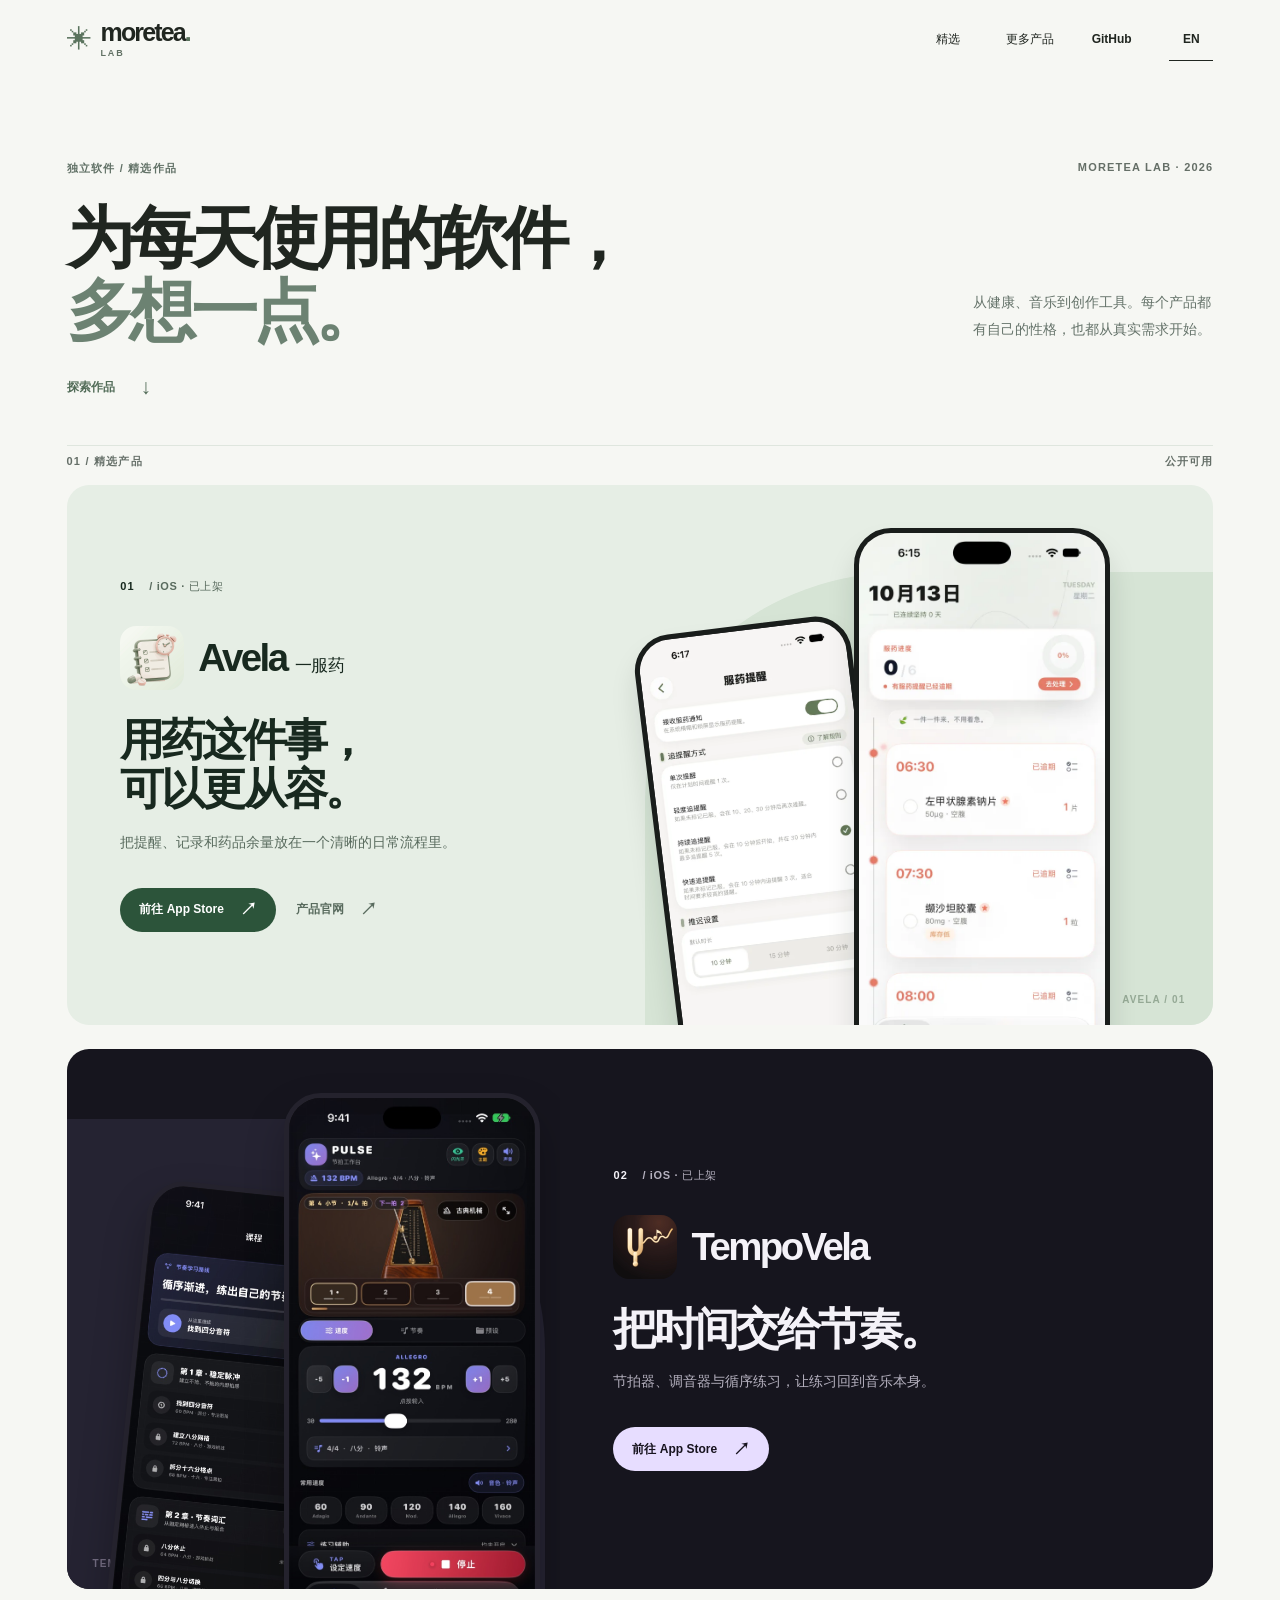
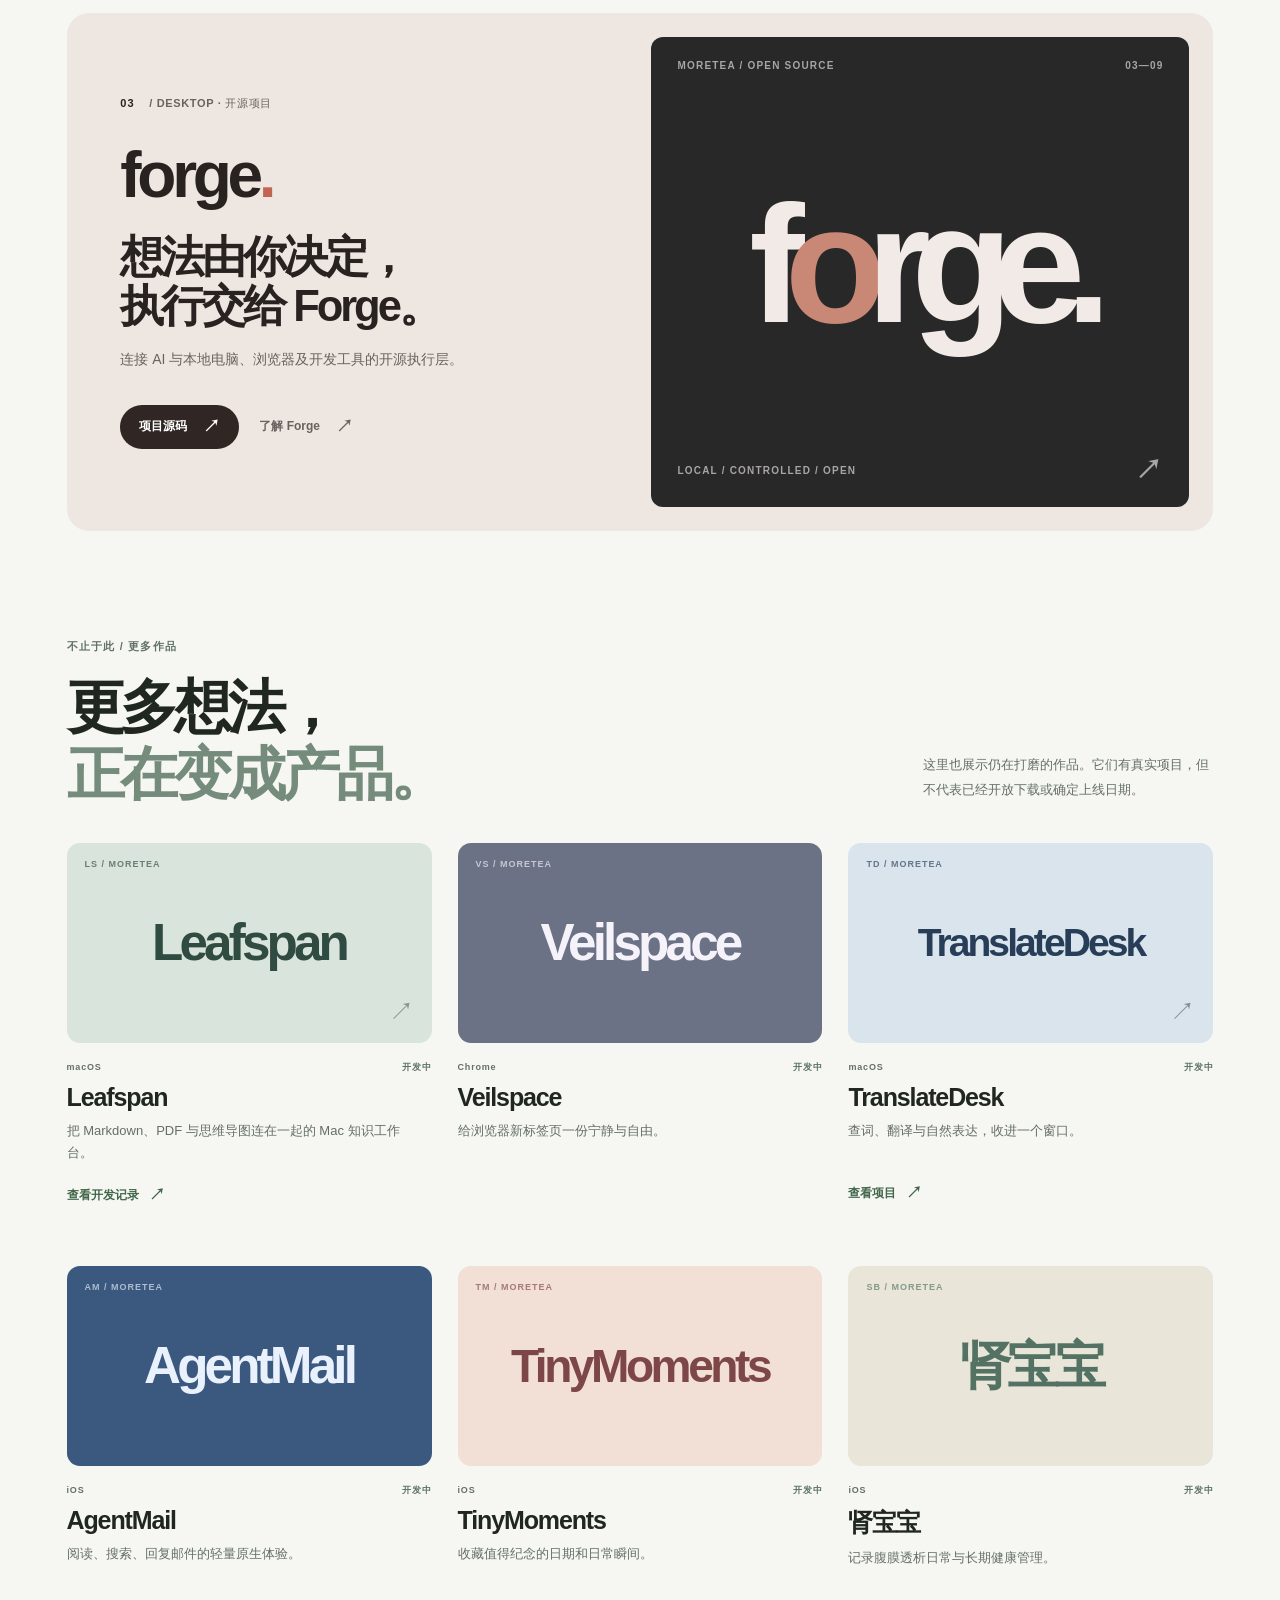
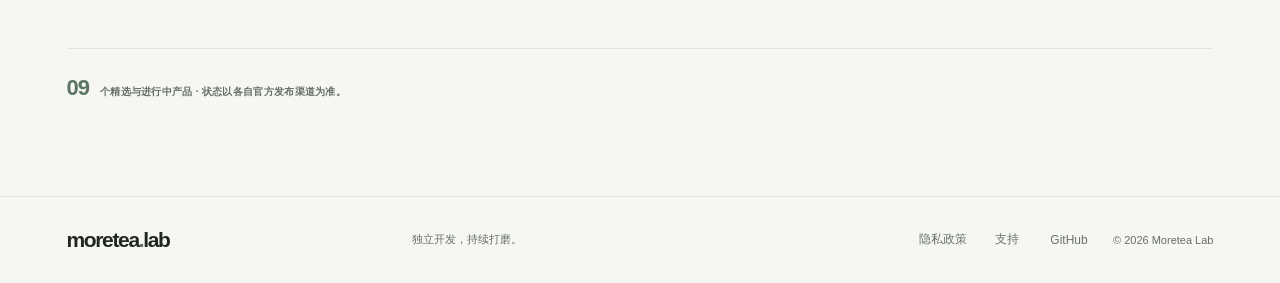
<file: index.html>
<!doctype html>
<html lang="zh-CN">
<head>
<meta charset="utf-8">
<meta name="viewport" content="width=device-width,initial-scale=1">
<meta name="theme-color" content="#f6f7f3">
<title>Moretea Lab — 独立软件产品</title>
<meta name="description" content="Moretea Lab 软件作品集：Avela、TempoVela、Forge，以及 Leafspan、Veilspace、TranslateDesk、AgentMail、TinyMoments 与肾宝宝等正在打造的产品。">
<link rel="canonical" href="https://moretea-lab.tech/">
<link rel="alternate" hreflang="zh-CN" href="https://moretea-lab.tech/">
<link rel="alternate" hreflang="en" href="https://moretea-lab.tech/en/">
<link rel="alternate" hreflang="x-default" href="https://moretea-lab.tech/en/">
<link rel="icon" href="/favicon.svg" type="image/svg+xml">
<link rel="stylesheet" href="/styles.css?v=20261118-portfolio">
<meta property="og:type" content="website">
<meta property="og:site_name" content="Moretea Lab">
<meta property="og:locale" content="zh_CN">
<meta property="og:title" content="Moretea Lab — 独立软件产品">
<meta property="og:description" content="Avela、TempoVela、开源 Forge 与更多持续打造的独立软件。">
<meta property="og:url" content="https://moretea-lab.tech/">
<meta property="og:image" content="https://moretea-lab.tech/assets/og-products-zh.png">
<meta property="og:image:alt" content="两款已上架应用 Avela 一服药与 TempoVela 的界面展示">
<meta property="og:image:width" content="1200">
<meta property="og:image:height" content="630">
<meta name="twitter:card" content="summary_large_image">
<meta name="twitter:image" content="https://moretea-lab.tech/assets/og-products-zh.png">
<meta name="twitter:image:alt" content="两款已上架应用 Avela 一服药与 TempoVela 的界面展示">
<script type="application/ld+json">{"@context":"https://schema.org","@type":"Organization","name":"Moretea Lab","url":"https://moretea-lab.tech/","sameAs":["https://github.com/moretea-labs"]}</script>
<script type="application/ld+json">{"@context":"https://schema.org","@type":"ItemList","name":"Moretea Lab 独立产品","itemListElement":[{"@type":"ListItem","position":1,"name":"Avela 一服药","url":"https://avela.moretea-lab.tech/"},{"@type":"ListItem","position":2,"name":"TempoVela","url":"https://apps.apple.com/cn/app/id6831952477"}]}</script>
</head>
<body class="home-page">
<a class="skip-link" href="#main">跳转到内容</a>
<header class="site-header wrap">
 <a class="brand" href="/" aria-label="Moretea Lab"><span class="brand-mark" aria-hidden="true">✳</span><span class="brand-name">moretea<span class="brand-dot">.</span><small>LAB</small></span></a>
 <nav class="site-nav" aria-label="主导航"><a href="#products">精选</a><a href="#more">更多产品</a><a class="nav-secondary" href="https://github.com/moretea-labs" target="_blank" rel="noopener">GitHub</a><a class="language-link" href="/en/" lang="en">EN</a></nav>
</header>
<main id="main">
 <section class="index-intro wrap" aria-labelledby="portfolio-title">
  <div class="intro-top"><p class="section-label">独立软件 / 精选作品</p><p class="intro-year">MORETEA LAB · 2026</p></div>
  <div class="intro-body"><h1 id="portfolio-title">为每天使用的软件，<span>多想一点。</span></h1><p>从健康、音乐到创作工具。每个产品都有自己的性格，也都从真实需求开始。</p></div>
  <a class="intro-scroll" href="#products">探索作品 <span aria-hidden="true">↓</span></a>
 </section>
 <section class="featured wrap" id="products" aria-label="精选产品">
  <div class="section-bar"><span>01 / 精选产品</span><span>公开可用</span></div>
  <article class="product-stage product-avela" id="avela" data-state="released" aria-labelledby="avela-title">
  <div class="stage-copy"><p class="stage-number">01 <span>/ iOS · 已上架</span></p>
  <div class="stage-identity"><img class="app-icon" src="/assets/avela-icon.jpg" width="64" height="64" alt="Avela 应用图标"><span>Avela <small>一服药</small></span></div>
  <h2 id="avela-title">用药这件事，<br>可以更从容。</h2><p class="stage-description">把提醒、记录和药品余量放在一个清晰的日常流程里。</p>
  <div class="stage-actions"><a class="product-link product-link-primary" href="https://apps.apple.com/cn/app/id6775778505" target="_blank" rel="noopener">前往 App Store <span aria-hidden="true">↗</span></a><a class="product-link product-link-secondary" href="https://avela.moretea-lab.tech/">产品官网 <span aria-hidden="true">↗</span></a></div></div>
  <div class="stage-art" role="group" aria-label="Avela 真实应用截图"><span class="art-plane" aria-hidden="true"></span>
    <figure class="stage-device stage-device-back"><img src="/assets/avela-reminder.webp" width="560" height="1218" alt="Avela 用药提醒设置界面" loading="eager" decoding="async"></figure>
    <figure class="stage-device stage-device-front"><img src="/assets/avela-today.webp" width="560" height="1218" alt="Avela 今日用药计划界面" loading="eager" decoding="async" fetchpriority="high"></figure>
    <span class="art-caption" aria-hidden="true">AVELA / 01</span>
  </div>
</article>
  <article class="product-stage product-tempo" id="tempo" data-state="released" aria-labelledby="tempo-title">
  <div class="stage-copy"><p class="stage-number">02 <span>/ iOS · 已上架</span></p>
  <div class="stage-identity"><img class="app-icon" src="/assets/tempovela-icon.jpg" width="64" height="64" alt="TempoVela 应用图标"><span>TempoVela</span></div>
  <h2 id="tempo-title">把时间交给节奏。</h2><p class="stage-description">节拍器、调音器与循序练习，让练习回到音乐本身。</p>
  <div class="stage-actions"><a class="product-link product-link-primary" href="https://apps.apple.com/cn/app/id6831952477" target="_blank" rel="noopener">前往 App Store <span aria-hidden="true">↗</span></a></div></div>
  <div class="stage-art" role="group" aria-label="TempoVela 真实应用截图"><span class="art-plane" aria-hidden="true"></span>
    <figure class="stage-device stage-device-back"><img src="/assets/tempovela-courses.jpg" width="621" height="1350" alt="TempoVela 节奏训练课程界面" loading="lazy" decoding="async"></figure>
    <figure class="stage-device stage-device-front"><img src="/assets/tempovela-metronome.jpg" width="575" height="1250" alt="TempoVela 节拍器操作界面" loading="lazy" decoding="async"></figure>
    <span class="art-caption" aria-hidden="true">TEMPO / 02</span>
  </div>
</article>
  <article class="product-stage product-forge" id="forge" data-state="open-source" aria-labelledby="forge-title">
   <div class="stage-copy"><p class="stage-number">03 <span>/ DESKTOP · 开源项目</span></p>
   <div class="stage-identity stage-identity-text"><span>forge<span class="forge-period">.</span></span></div>
   <h2 id="forge-title">想法由你决定，<br>执行交给 Forge。</h2>
   <p class="stage-description">连接 AI 与本地电脑、浏览器及开发工具的开源执行层。</p>
   <div class="stage-actions"><a class="product-link product-link-primary" href="https://github.com/moretea-labs/forge" target="_blank" rel="noopener">项目源码 <span aria-hidden="true">↗</span></a><a class="product-link product-link-secondary" href="https://moretea-labs.github.io/forge/" target="_blank" rel="noopener">了解 Forge <span aria-hidden="true">↗</span></a></div>
   </div>
   <div class="forge-art" aria-hidden="true"><div class="forge-art-top"><span>MORETEA / OPEN SOURCE</span><span>03—09</span></div><div class="forge-art-main">f<span>o</span>rge.</div><div class="forge-art-bottom"><span>LOCAL / CONTROLLED / OPEN</span><span>↗</span></div></div>
 </article>
 </section>
 <section class="work-index wrap" id="more" aria-labelledby="work-title">
  <div class="work-heading"><div><p class="section-label">不止于此 / 更多作品</p><h2 id="work-title">更多想法，<br><em>正在变成产品。</em></h2></div><p>这里也展示仍在打磨的作品。它们有真实项目，但不代表已经开放下载或确定上线日期。</p></div>
  <div class="work-grid"><article class="work-card work-leafspan" id="leafspan" data-state="in-development" aria-labelledby="leafspan-title">
  <div class="work-art" aria-hidden="true"><span class="work-art-index">LS / MORETEA</span><span class="work-art-title">Leafspan</span><span class="work-art-corner">↗</span></div>
  <div class="work-meta"><span>macOS</span><span>开发中</span></div>
  <h3 id="leafspan-title">Leafspan</h3>
  <p>把 Markdown、PDF 与思维导图连在一起的 Mac 知识工作台。</p>
  <a class="work-link" href="https://github.com/moretea-labs/personal-knowledge-assistant/issues/37" target="_blank" rel="noopener">查看开发记录 <span aria-hidden="true">↗</span></a>
</article>
<article class="work-card work-veilspace" id="veilspace" data-state="in-development" aria-labelledby="veilspace-title">
  <div class="work-art" aria-hidden="true"><span class="work-art-index">VS / MORETEA</span><span class="work-art-title">Veilspace</span></div>
  <div class="work-meta"><span>Chrome</span><span>开发中</span></div>
  <h3 id="veilspace-title">Veilspace</h3>
  <p>给浏览器新标签页一份宁静与自由。</p>
</article>
<article class="work-card work-translatedesk" id="translatedesk" data-state="in-development" aria-labelledby="translatedesk-title">
  <div class="work-art" aria-hidden="true"><span class="work-art-index">TD / MORETEA</span><span class="work-art-title">TranslateDesk</span><span class="work-art-corner">↗</span></div>
  <div class="work-meta"><span>macOS</span><span>开发中</span></div>
  <h3 id="translatedesk-title">TranslateDesk</h3>
  <p>查词、翻译与自然表达，收进一个窗口。</p>
  <a class="work-link" href="https://github.com/moretea-labs/FluentTranslate" target="_blank" rel="noopener">查看项目 <span aria-hidden="true">↗</span></a>
</article>
<article class="work-card work-agentmail" id="agentmail" data-state="in-development" aria-labelledby="agentmail-title">
  <div class="work-art" aria-hidden="true"><span class="work-art-index">AM / MORETEA</span><span class="work-art-title">AgentMail</span></div>
  <div class="work-meta"><span>iOS</span><span>开发中</span></div>
  <h3 id="agentmail-title">AgentMail</h3>
  <p>阅读、搜索、回复邮件的轻量原生体验。</p>
</article>
<article class="work-card work-tinymoments" id="tinymoments" data-state="in-development" aria-labelledby="tinymoments-title">
  <div class="work-art" aria-hidden="true"><span class="work-art-index">TM / MORETEA</span><span class="work-art-title">TinyMoments</span></div>
  <div class="work-meta"><span>iOS</span><span>开发中</span></div>
  <h3 id="tinymoments-title">TinyMoments</h3>
  <p>收藏值得纪念的日期和日常瞬间。</p>
</article>
<article class="work-card work-shenbaobao" id="shenbaobao" data-state="in-development" aria-labelledby="shenbaobao-title">
  <div class="work-art" aria-hidden="true"><span class="work-art-index">SB / MORETEA</span><span class="work-art-title">肾宝宝</span></div>
  <div class="work-meta"><span>iOS</span><span>开发中</span></div>
  <h3 id="shenbaobao-title">肾宝宝</h3>
  <p>记录腹膜透析日常与长期健康管理。</p>
</article></div>
  <p class="portfolio-note"><span>09</span> 个精选与进行中产品 · 状态以各自官方发布渠道为准。</p>
 </section>
</main>
<footer class="site-footer"><div class="footer-inner wrap"><a class="footer-brand" href="/">moretea<span>.</span>lab</a><p>独立开发，持续打磨。</p><nav aria-label="法律与支持"><a href="/veilspace/privacy/">隐私政策</a><a href="/veilspace/support/">支持</a><a href="https://github.com/moretea-labs" target="_blank" rel="noopener">GitHub</a></nav><small>© 2026 Moretea Lab</small></div></footer>
</body>
</html>
</file>
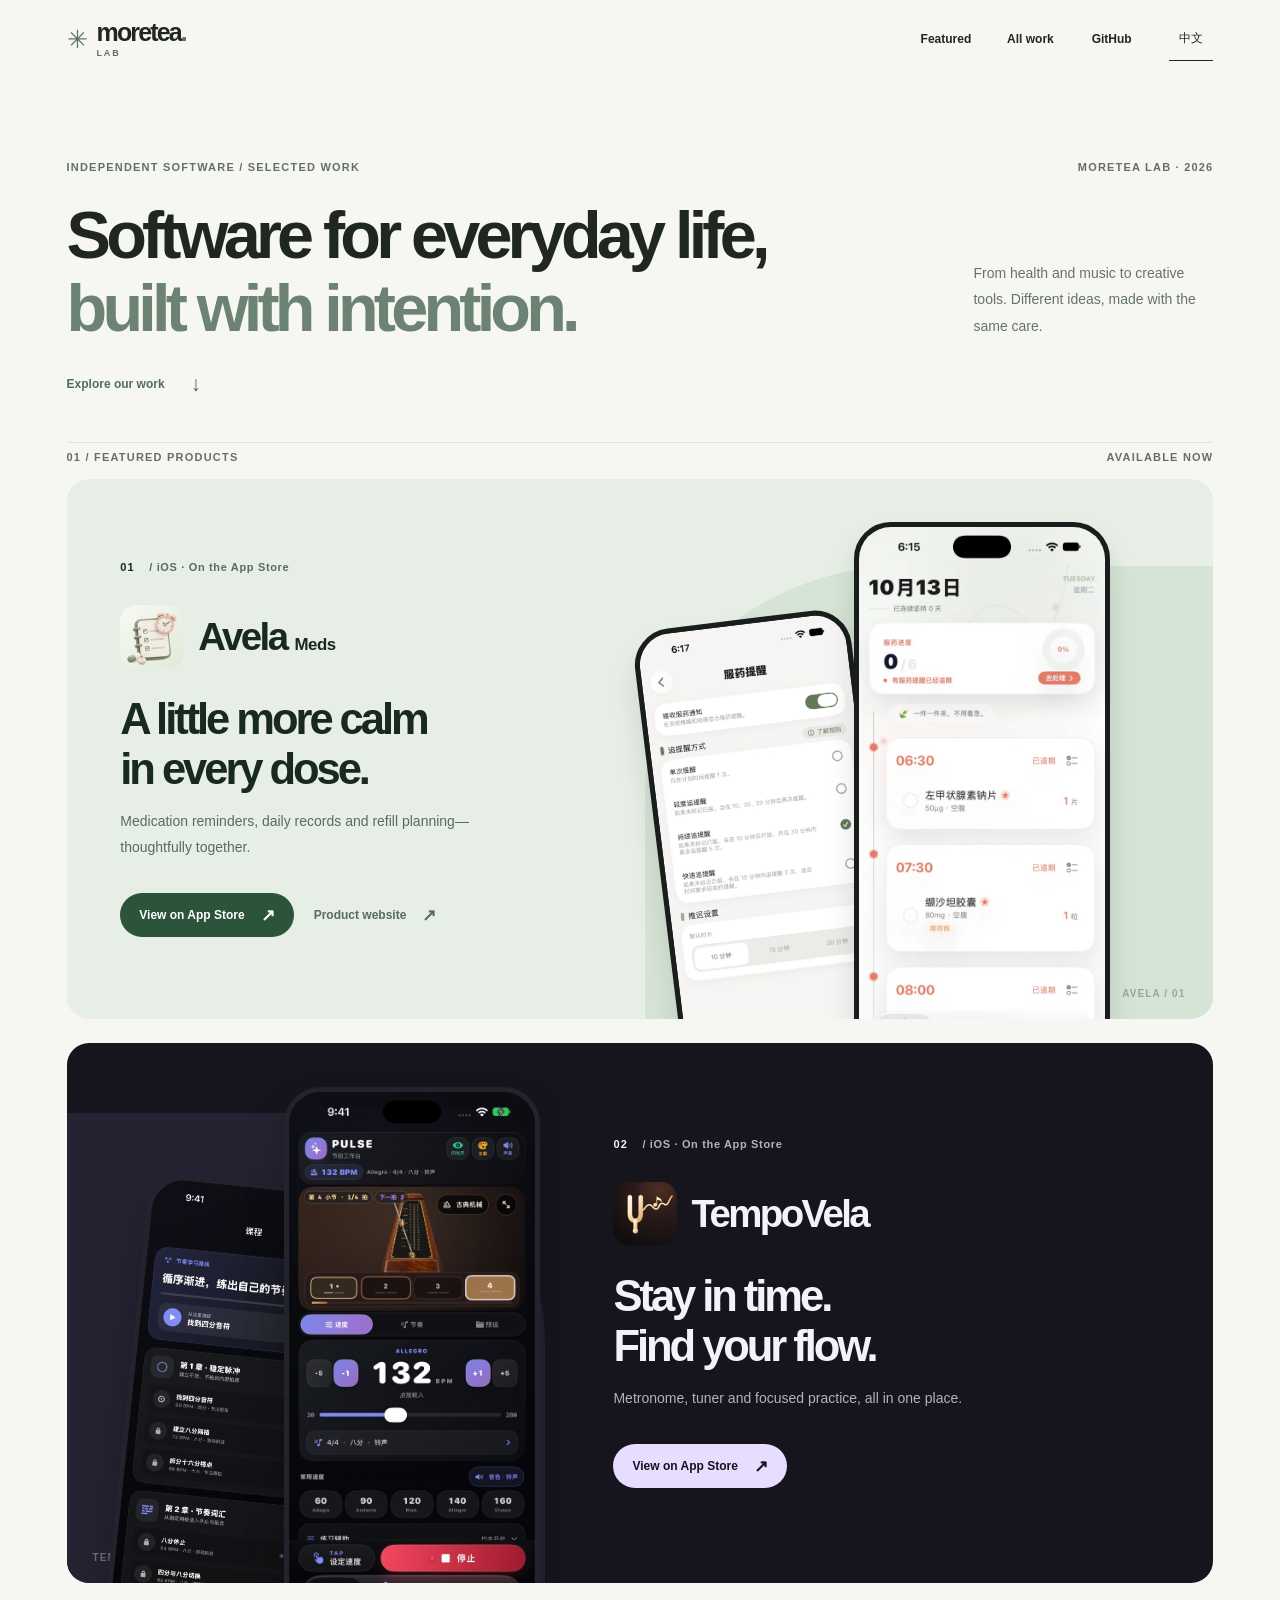
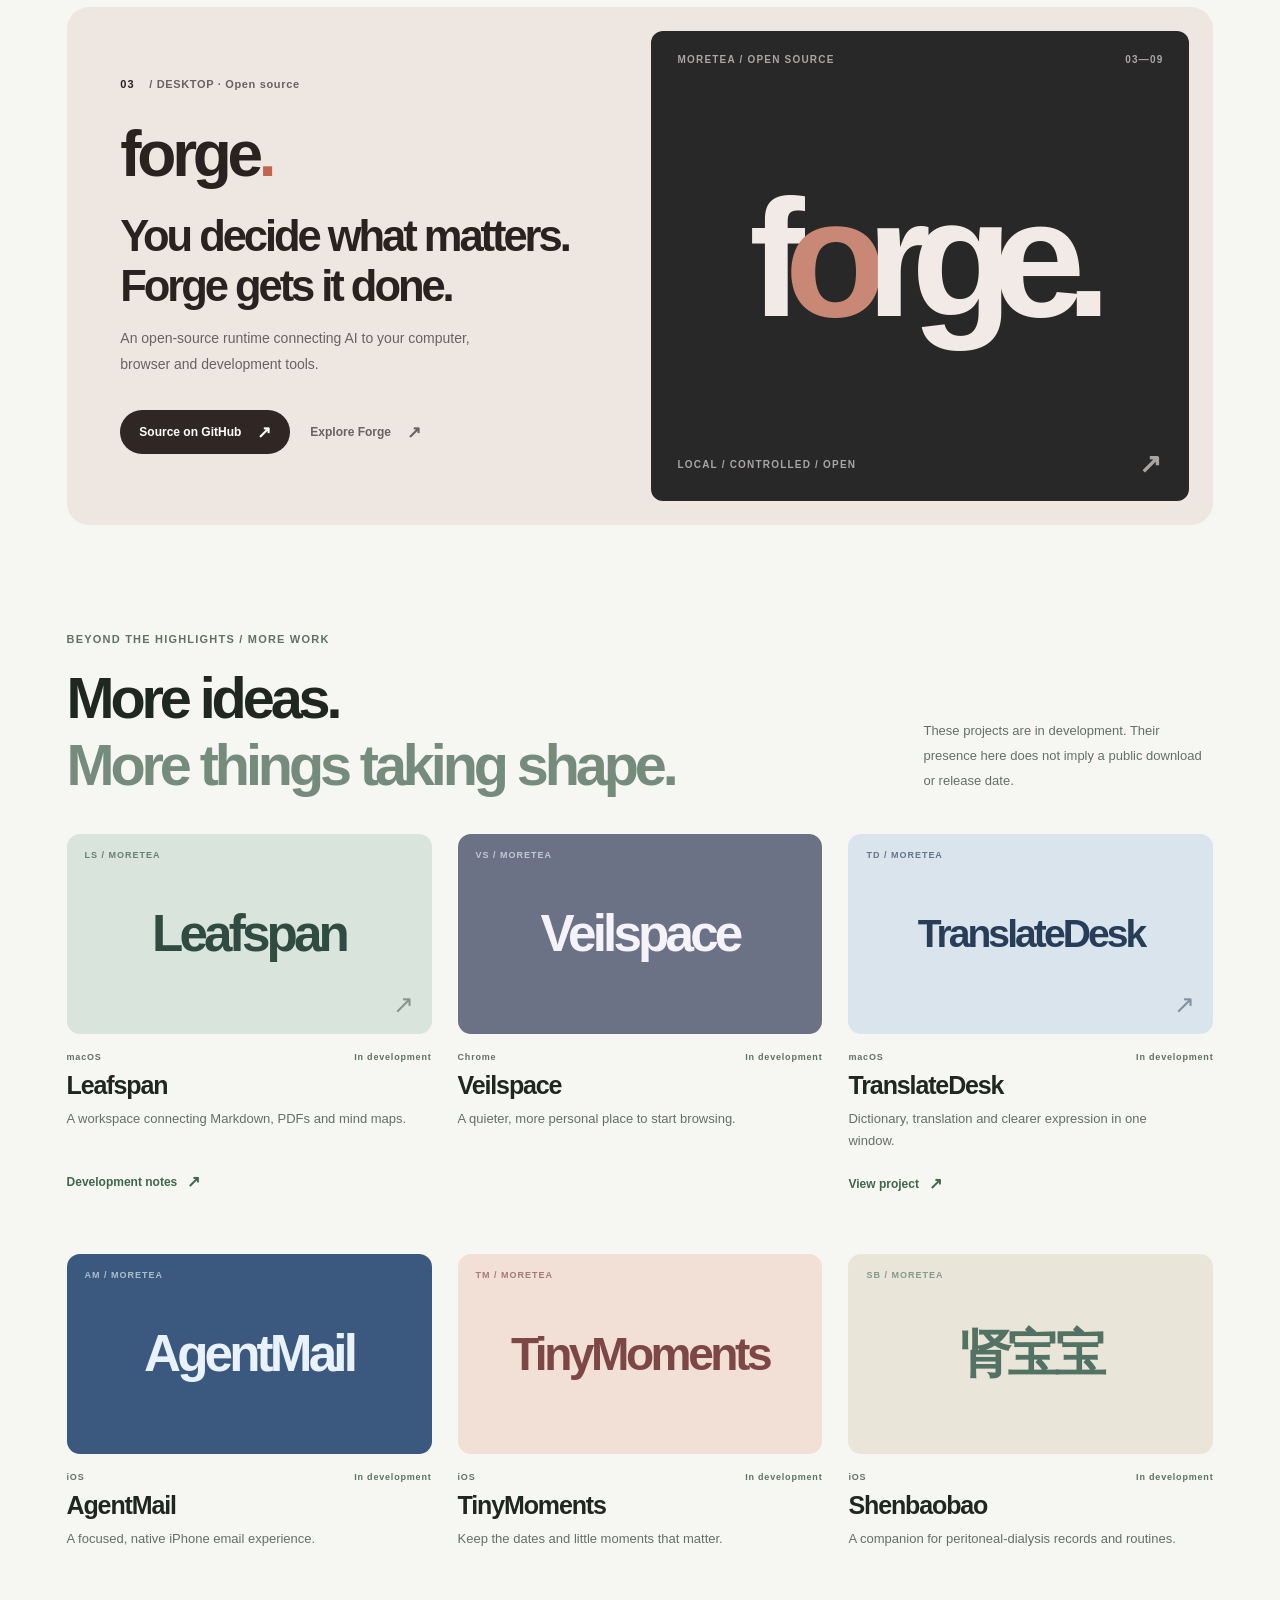
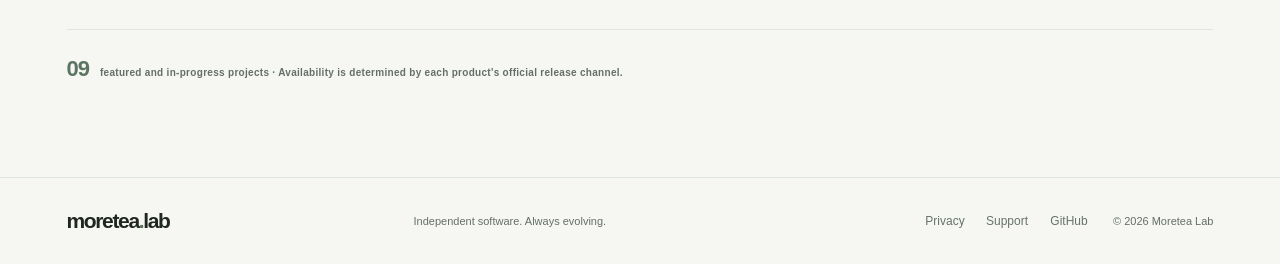
<file: en/index.html>
<!doctype html>
<html lang="en">
<head>
<meta charset="utf-8">
<meta name="viewport" content="width=device-width,initial-scale=1">
<meta name="theme-color" content="#f6f7f3">
<title>Moretea Lab — Independent software products</title>
<meta name="description" content="Explore Moretea Lab's software portfolio: Avela, TempoVela, Forge, Leafspan, Veilspace, TranslateDesk, AgentMail, TinyMoments and Shenbaobao.">
<link rel="canonical" href="https://moretea-lab.tech/en/">
<link rel="alternate" hreflang="zh-CN" href="https://moretea-lab.tech/">
<link rel="alternate" hreflang="en" href="https://moretea-lab.tech/en/">
<link rel="alternate" hreflang="x-default" href="https://moretea-lab.tech/en/">
<link rel="icon" href="/favicon.svg" type="image/svg+xml">
<link rel="stylesheet" href="/styles.css?v=20261118-portfolio">
<meta property="og:type" content="website">
<meta property="og:site_name" content="Moretea Lab">
<meta property="og:locale" content="en_US">
<meta property="og:title" content="Moretea Lab — Independent software products">
<meta property="og:description" content="Avela, TempoVela, open-source Forge and more independent software in development.">
<meta property="og:url" content="https://moretea-lab.tech/en/">
<meta property="og:image" content="https://moretea-lab.tech/assets/og-products-en.png">
<meta property="og:image:alt" content="Showcase of Moretea Lab’s two released apps: Avela Meds and TempoVela">
<meta property="og:image:width" content="1200">
<meta property="og:image:height" content="630">
<meta name="twitter:card" content="summary_large_image">
<meta name="twitter:image" content="https://moretea-lab.tech/assets/og-products-en.png">
<meta name="twitter:image:alt" content="Showcase of Moretea Lab’s two released apps: Avela Meds and TempoVela">
<script type="application/ld+json">{"@context":"https://schema.org","@type":"Organization","name":"Moretea Lab","url":"https://moretea-lab.tech/","sameAs":["https://github.com/moretea-labs"]}</script>
<script type="application/ld+json">{"@context":"https://schema.org","@type":"ItemList","name":"Moretea Lab independent products","itemListElement":[{"@type":"ListItem","position":1,"name":"Avela Meds","url":"https://avela.moretea-lab.tech/en"},{"@type":"ListItem","position":2,"name":"TempoVela","url":"https://apps.apple.com/us/app/id6831952477"}]}</script>
</head>
<body class="home-page">
<a class="skip-link" href="#main">Skip to content</a>
<header class="site-header wrap">
 <a class="brand" href="/en/" aria-label="Moretea Lab"><span class="brand-mark" aria-hidden="true">✳</span><span class="brand-name">moretea<span class="brand-dot">.</span><small>LAB</small></span></a>
 <nav class="site-nav" aria-label="Main navigation"><a href="#products">Featured</a><a href="#more">All work</a><a class="nav-secondary" href="https://github.com/moretea-labs" target="_blank" rel="noopener">GitHub</a><a class="language-link" href="/" lang="zh-CN">中文</a></nav>
</header>
<main id="main">
 <section class="index-intro wrap" aria-labelledby="portfolio-title">
  <div class="intro-top"><p class="section-label">INDEPENDENT SOFTWARE / SELECTED WORK</p><p class="intro-year">MORETEA LAB · 2026</p></div>
  <div class="intro-body"><h1 id="portfolio-title">Software for everyday life,<span>built with intention.</span></h1><p>From health and music to creative tools. Different ideas, made with the same care.</p></div>
  <a class="intro-scroll" href="#products">Explore our work <span aria-hidden="true">↓</span></a>
 </section>
 <section class="featured wrap" id="products" aria-label="Featured products">
  <div class="section-bar"><span>01 / FEATURED PRODUCTS</span><span>AVAILABLE NOW</span></div>
  <article class="product-stage product-avela" id="avela" data-state="released" aria-labelledby="avela-title">
  <div class="stage-copy"><p class="stage-number">01 <span>/ iOS · On the App Store</span></p>
  <div class="stage-identity"><img class="app-icon" src="/assets/avela-icon.jpg" width="64" height="64" alt="Avela app icon"><span>Avela <small>Meds</small></span></div>
  <h2 id="avela-title">A little more calm<br>in every dose.</h2><p class="stage-description">Medication reminders, daily records and refill planning—thoughtfully together.</p>
  <div class="stage-actions"><a class="product-link product-link-primary" href="https://apps.apple.com/us/app/id6775778505" target="_blank" rel="noopener">View on App Store <span aria-hidden="true">↗</span></a><a class="product-link product-link-secondary" href="https://avela.moretea-lab.tech/en">Product website <span aria-hidden="true">↗</span></a></div></div>
  <div class="stage-art" role="group" aria-label="Avela real app screenshots"><span class="art-plane" aria-hidden="true"></span>
    <figure class="stage-device stage-device-back"><img src="/assets/avela-reminder.webp" width="560" height="1218" alt="Avela medication reminder settings" loading="eager" decoding="async"></figure>
    <figure class="stage-device stage-device-front"><img src="/assets/avela-today.webp" width="560" height="1218" alt="Avela daily medication plan" loading="eager" decoding="async" fetchpriority="high"></figure>
    <span class="art-caption" aria-hidden="true">AVELA / 01</span>
  </div>
</article>
  <article class="product-stage product-tempo" id="tempo" data-state="released" aria-labelledby="tempo-title">
  <div class="stage-copy"><p class="stage-number">02 <span>/ iOS · On the App Store</span></p>
  <div class="stage-identity"><img class="app-icon" src="/assets/tempovela-icon.jpg" width="64" height="64" alt="TempoVela app icon"><span>TempoVela</span></div>
  <h2 id="tempo-title">Stay in time.<br>Find your flow.</h2><p class="stage-description">Metronome, tuner and focused practice, all in one place.</p>
  <div class="stage-actions"><a class="product-link product-link-primary" href="https://apps.apple.com/us/app/id6831952477" target="_blank" rel="noopener">View on App Store <span aria-hidden="true">↗</span></a></div></div>
  <div class="stage-art" role="group" aria-label="TempoVela real app screenshots"><span class="art-plane" aria-hidden="true"></span>
    <figure class="stage-device stage-device-back"><img src="/assets/tempovela-courses.jpg" width="621" height="1350" alt="TempoVela rhythm courses" loading="lazy" decoding="async"></figure>
    <figure class="stage-device stage-device-front"><img src="/assets/tempovela-metronome.jpg" width="575" height="1250" alt="TempoVela metronome interface" loading="lazy" decoding="async"></figure>
    <span class="art-caption" aria-hidden="true">TEMPO / 02</span>
  </div>
</article>
  <article class="product-stage product-forge" id="forge" data-state="open-source" aria-labelledby="forge-title">
   <div class="stage-copy"><p class="stage-number">03 <span>/ DESKTOP · Open source</span></p>
   <div class="stage-identity stage-identity-text"><span>forge<span class="forge-period">.</span></span></div>
   <h2 id="forge-title">You decide what matters.<br>Forge gets it done.</h2>
   <p class="stage-description">An open-source runtime connecting AI to your computer, browser and development tools.</p>
   <div class="stage-actions"><a class="product-link product-link-primary" href="https://github.com/moretea-labs/forge" target="_blank" rel="noopener">Source on GitHub <span aria-hidden="true">↗</span></a><a class="product-link product-link-secondary" href="https://moretea-labs.github.io/forge/" target="_blank" rel="noopener">Explore Forge <span aria-hidden="true">↗</span></a></div>
   </div>
   <div class="forge-art" aria-hidden="true"><div class="forge-art-top"><span>MORETEA / OPEN SOURCE</span><span>03—09</span></div><div class="forge-art-main">f<span>o</span>rge.</div><div class="forge-art-bottom"><span>LOCAL / CONTROLLED / OPEN</span><span>↗</span></div></div>
 </article>
 </section>
 <section class="work-index wrap" id="more" aria-labelledby="work-title">
  <div class="work-heading"><div><p class="section-label">BEYOND THE HIGHLIGHTS / MORE WORK</p><h2 id="work-title">More ideas.<br><em>More things taking shape.</em></h2></div><p>These projects are in development. Their presence here does not imply a public download or release date.</p></div>
  <div class="work-grid"><article class="work-card work-leafspan" id="leafspan" data-state="in-development" aria-labelledby="leafspan-title">
  <div class="work-art" aria-hidden="true"><span class="work-art-index">LS / MORETEA</span><span class="work-art-title">Leafspan</span><span class="work-art-corner">↗</span></div>
  <div class="work-meta"><span>macOS</span><span>In development</span></div>
  <h3 id="leafspan-title">Leafspan</h3>
  <p>A workspace connecting Markdown, PDFs and mind maps.</p>
  <a class="work-link" href="https://github.com/moretea-labs/personal-knowledge-assistant/issues/37" target="_blank" rel="noopener">Development notes <span aria-hidden="true">↗</span></a>
</article>
<article class="work-card work-veilspace" id="veilspace" data-state="in-development" aria-labelledby="veilspace-title">
  <div class="work-art" aria-hidden="true"><span class="work-art-index">VS / MORETEA</span><span class="work-art-title">Veilspace</span></div>
  <div class="work-meta"><span>Chrome</span><span>In development</span></div>
  <h3 id="veilspace-title">Veilspace</h3>
  <p>A quieter, more personal place to start browsing.</p>
</article>
<article class="work-card work-translatedesk" id="translatedesk" data-state="in-development" aria-labelledby="translatedesk-title">
  <div class="work-art" aria-hidden="true"><span class="work-art-index">TD / MORETEA</span><span class="work-art-title">TranslateDesk</span><span class="work-art-corner">↗</span></div>
  <div class="work-meta"><span>macOS</span><span>In development</span></div>
  <h3 id="translatedesk-title">TranslateDesk</h3>
  <p>Dictionary, translation and clearer expression in one window.</p>
  <a class="work-link" href="https://github.com/moretea-labs/FluentTranslate" target="_blank" rel="noopener">View project <span aria-hidden="true">↗</span></a>
</article>
<article class="work-card work-agentmail" id="agentmail" data-state="in-development" aria-labelledby="agentmail-title">
  <div class="work-art" aria-hidden="true"><span class="work-art-index">AM / MORETEA</span><span class="work-art-title">AgentMail</span></div>
  <div class="work-meta"><span>iOS</span><span>In development</span></div>
  <h3 id="agentmail-title">AgentMail</h3>
  <p>A focused, native iPhone email experience.</p>
</article>
<article class="work-card work-tinymoments" id="tinymoments" data-state="in-development" aria-labelledby="tinymoments-title">
  <div class="work-art" aria-hidden="true"><span class="work-art-index">TM / MORETEA</span><span class="work-art-title">TinyMoments</span></div>
  <div class="work-meta"><span>iOS</span><span>In development</span></div>
  <h3 id="tinymoments-title">TinyMoments</h3>
  <p>Keep the dates and little moments that matter.</p>
</article>
<article class="work-card work-shenbaobao" id="shenbaobao" data-state="in-development" aria-labelledby="shenbaobao-title">
  <div class="work-art" aria-hidden="true"><span class="work-art-index">SB / MORETEA</span><span class="work-art-title">肾宝宝</span></div>
  <div class="work-meta"><span>iOS</span><span>In development</span></div>
  <h3 id="shenbaobao-title">Shenbaobao</h3>
  <p>A companion for peritoneal-dialysis records and routines.</p>
</article></div>
  <p class="portfolio-note"><span>09</span> featured and in-progress projects · Availability is determined by each product's official release channel.</p>
 </section>
</main>
<footer class="site-footer"><div class="footer-inner wrap"><a class="footer-brand" href="/en/">moretea<span>.</span>lab</a><p>Independent software. Always evolving.</p><nav aria-label="Legal and support"><a href="/veilspace/privacy/">Privacy</a><a href="/veilspace/support/">Support</a><a href="https://github.com/moretea-labs" target="_blank" rel="noopener">GitHub</a></nav><small>© 2026 Moretea Lab</small></div></footer>
</body>
</html>
</file>
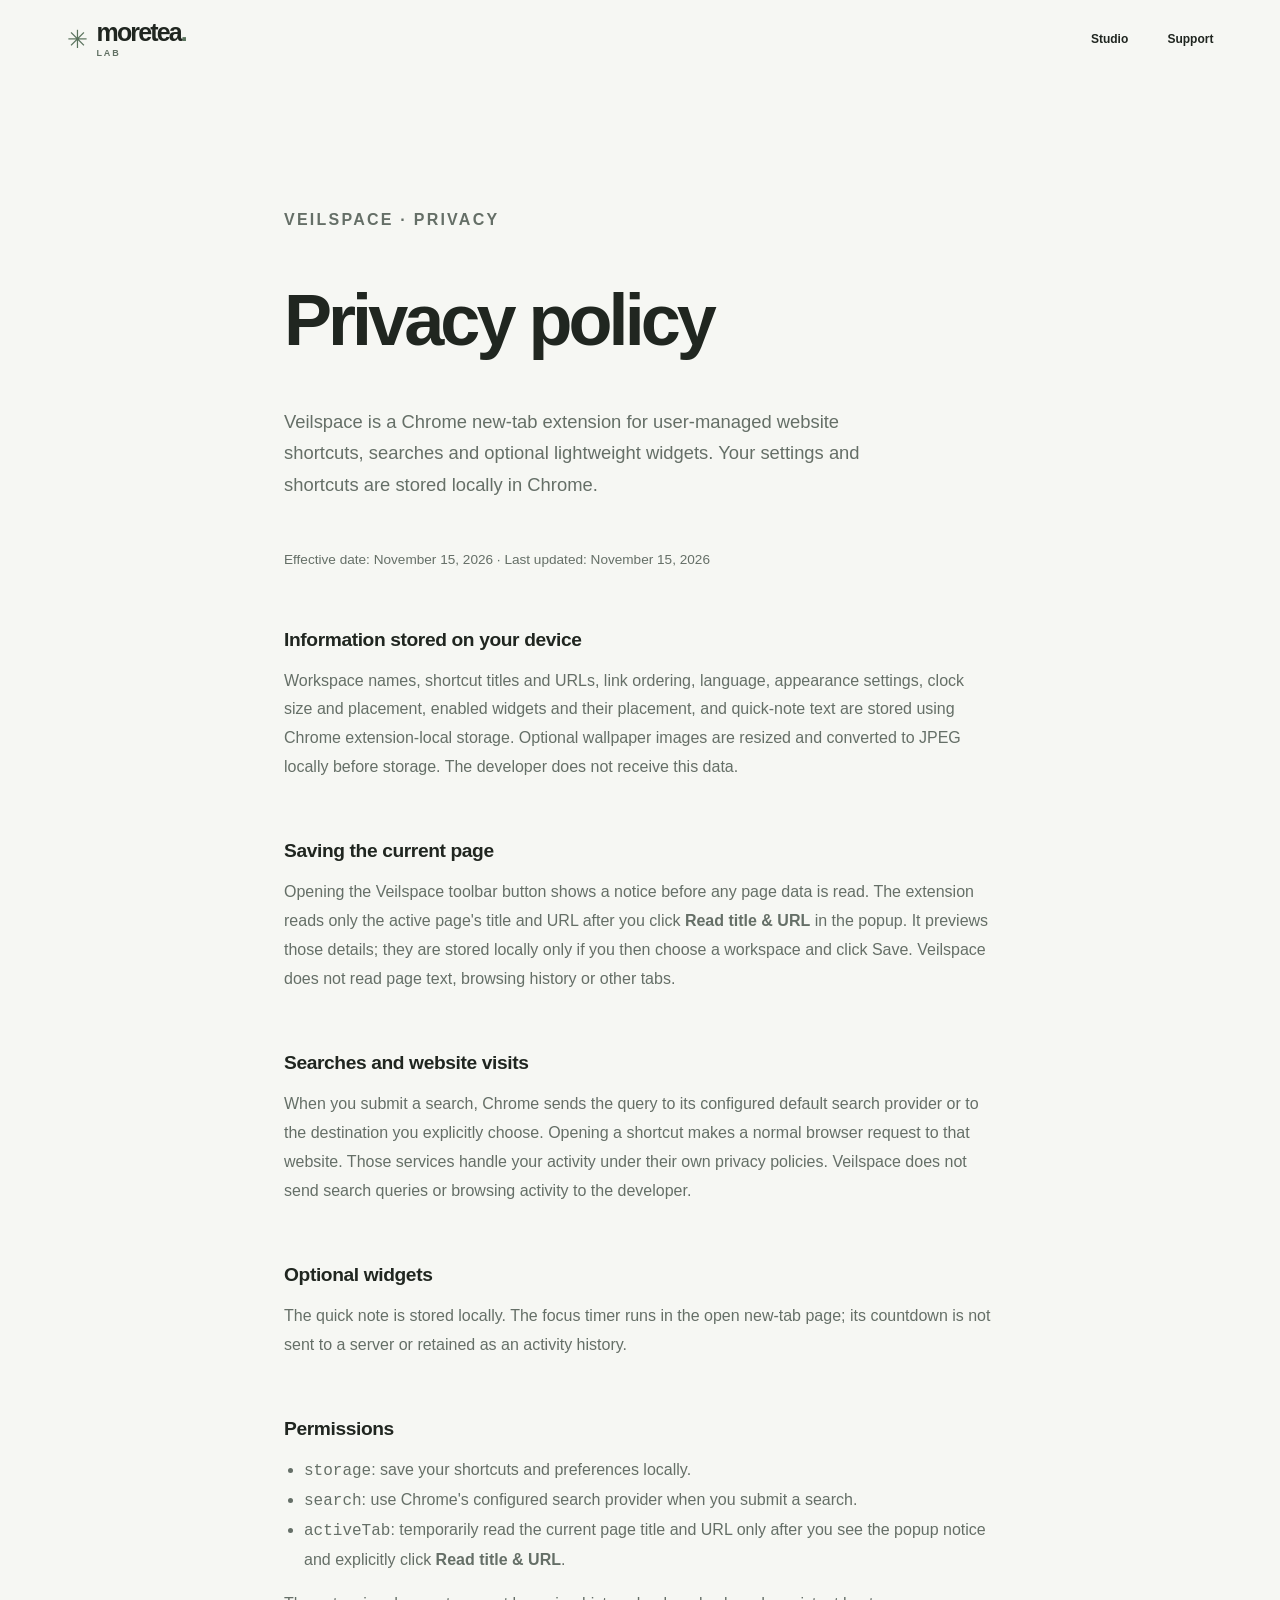
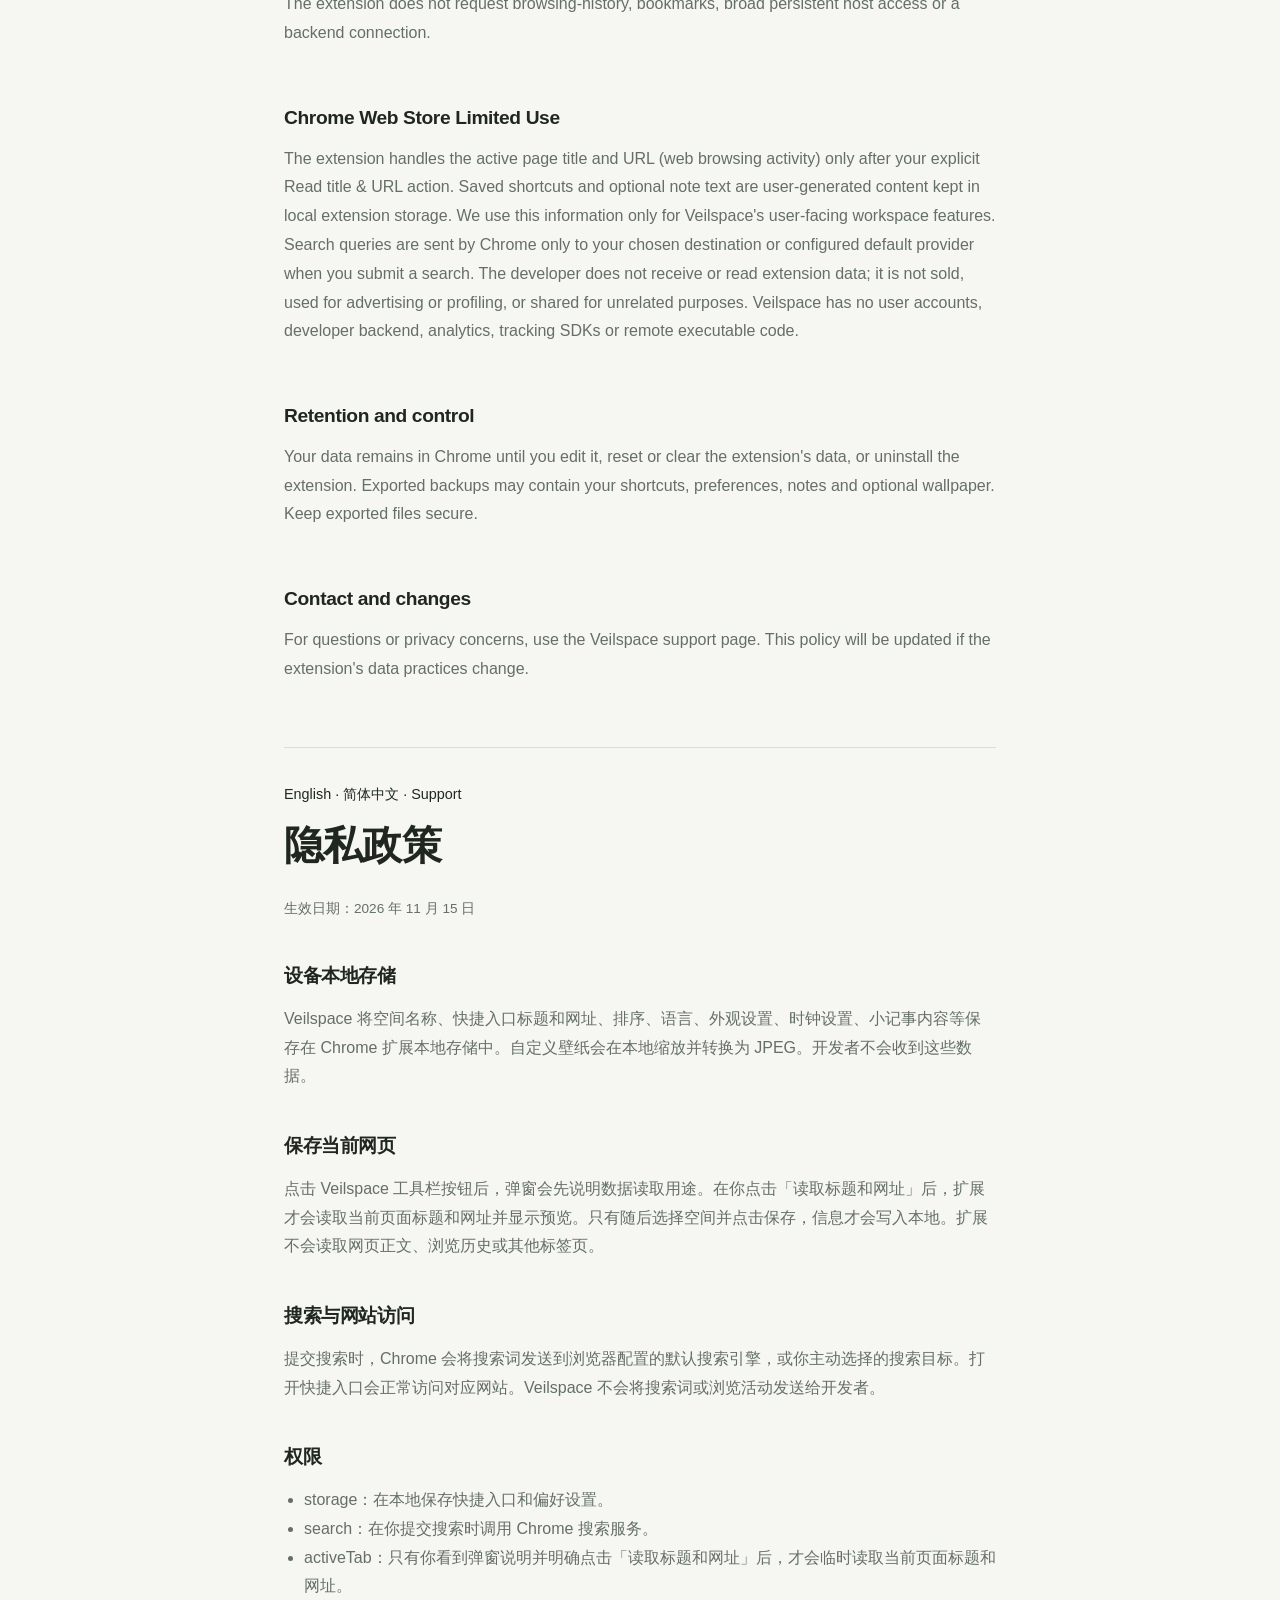
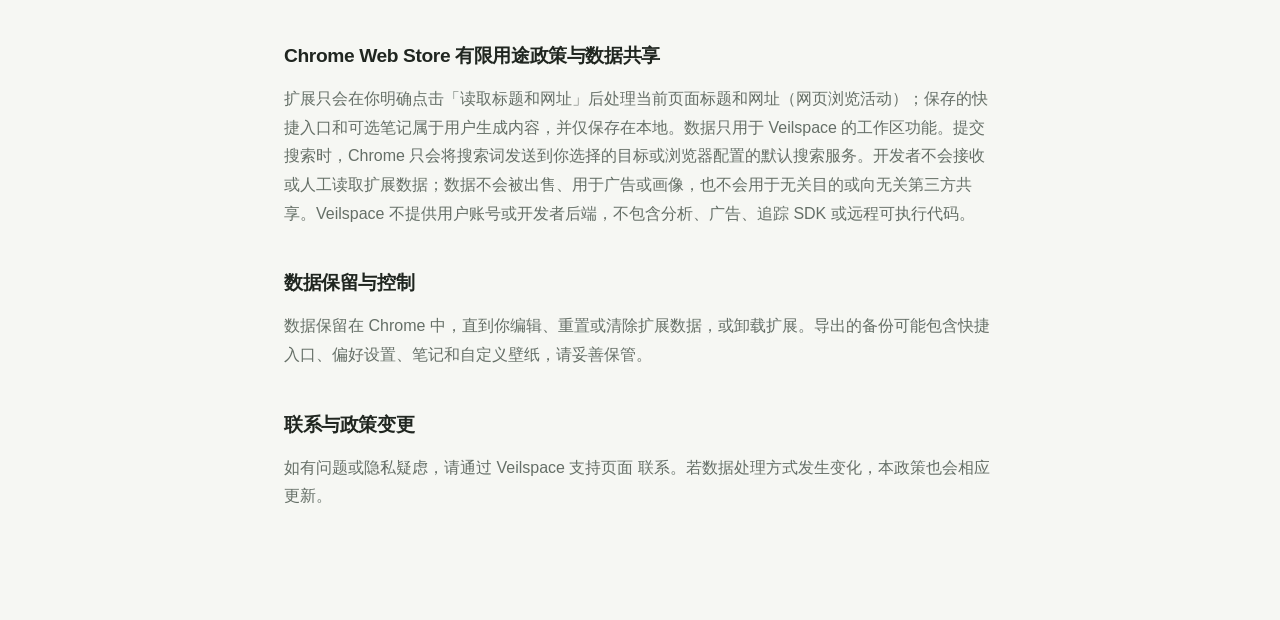
<file: veilspace/privacy/index.html>
<!doctype html>
<html lang="en">
<head>
<meta charset="utf-8"><meta name="viewport" content="width=device-width,initial-scale=1"><meta name="theme-color" content="#f7f7f3">
<title>Veilspace Privacy Policy — Moretea Lab</title><meta name="description" content="Learn what the Veilspace Chrome extension stores locally, how its browser permissions work, and how to control your data."><meta property="og:type" content="website"><meta property="og:title" content="Veilspace Privacy Policy — Moretea Lab"><meta property="og:description" content="Learn what the Veilspace Chrome extension stores locally, how its browser permissions work, and how to control your data."><meta property="og:url" content="https://moretea-lab.tech/veilspace/privacy/"><meta property="og:image" content="https://moretea-lab.tech/assets/og-studio.png"><link rel="canonical" href="https://moretea-lab.tech/veilspace/privacy/"><link rel="icon" href="/favicon.svg" type="image/svg+xml"><link rel="stylesheet" href="/styles.css?v=20261118-portfolio">
<style>.policy{max-width:760px;margin:clamp(4rem,10vw,8rem) auto 7rem;padding:0 24px}.policy .eyebrow{margin-bottom:1.4rem}.policy h1{font-size:clamp(2.6rem,7vw,4.5rem);letter-spacing:-.055em;line-height:1.04}.policy .lead{font-size:1.15rem;line-height:1.7;color:var(--muted,#666);max-width:620px;margin:1.5rem 0 3rem}.policy h2{font-size:1.2rem;letter-spacing:-.02em;margin:2.6rem 0 .65rem}.policy p,.policy li{font-size:1rem;line-height:1.8;color:var(--muted,#555)}.policy ul{padding-left:1.25rem}.policy .meta{font-size:.85rem}.policy .lang-switch{display:flex;gap:1rem;margin:2rem 0;border-bottom:1px solid #ddd;padding-bottom:1rem}.policy a{color:inherit;text-underline-offset:4px}.policy section{padding-top:1px}.policy .brand{display:inline-flex}.policy .language-title{font-size:clamp(2rem,4vw,2.5rem);margin:0 0 1.5rem}.policy footer{margin-top:4rem;padding-top:1.5rem;border-top:1px solid #ddd;font-size:.9rem}</style>
</head><body><header class="site-header wrap"><a class="brand" href="/" aria-label="Moretea Lab home"><span class="brand-mark" aria-hidden="true">✳</span><span class="brand-name">moretea<span class="brand-dot">.</span><small>LAB</small></span></a><nav class="site-nav" aria-label="Main navigation"><a href="/">Studio</a><a href="/veilspace/support/">Support</a></nav></header>
<main class="policy"><p class="eyebrow">VEILSPACE · PRIVACY</p><h1>Privacy policy</h1><p class="lead">Veilspace is a Chrome new-tab extension for user-managed website shortcuts, searches and optional lightweight widgets. Your settings and shortcuts are stored locally in Chrome.</p><p class="meta">Effective date: November 15, 2026 · Last updated: November 15, 2026</p>
<section><h2>Information stored on your device</h2><p>Workspace names, shortcut titles and URLs, link ordering, language, appearance settings, clock size and placement, enabled widgets and their placement, and quick-note text are stored using Chrome extension-local storage. Optional wallpaper images are resized and converted to JPEG locally before storage. The developer does not receive this data.</p></section>
<section><h2>Saving the current page</h2><p>Opening the Veilspace toolbar button shows a notice before any page data is read. The extension reads only the active page's title and URL after you click <strong>Read title &amp; URL</strong> in the popup. It previews those details; they are stored locally only if you then choose a workspace and click Save. Veilspace does not read page text, browsing history or other tabs.</p></section>
<section><h2>Searches and website visits</h2><p>When you submit a search, Chrome sends the query to its configured default search provider or to the destination you explicitly choose. Opening a shortcut makes a normal browser request to that website. Those services handle your activity under their own privacy policies. Veilspace does not send search queries or browsing activity to the developer.</p></section>
<section><h2>Optional widgets</h2><p>The quick note is stored locally. The focus timer runs in the open new-tab page; its countdown is not sent to a server or retained as an activity history.</p></section>
<section><h2>Permissions</h2><ul><li><code>storage</code>: save your shortcuts and preferences locally.</li><li><code>search</code>: use Chrome's configured search provider when you submit a search.</li><li><code>activeTab</code>: temporarily read the current page title and URL only after you see the popup notice and explicitly click <strong>Read title &amp; URL</strong>.</li></ul><p>The extension does not request browsing-history, bookmarks, broad persistent host access or a backend connection.</p></section>
<section><h2>Chrome Web Store Limited Use</h2><p>The extension handles the active page title and URL (web browsing activity) only after your explicit Read title &amp; URL action. Saved shortcuts and optional note text are user-generated content kept in local extension storage. We use this information only for Veilspace's user-facing workspace features. Search queries are sent by Chrome only to your chosen destination or configured default provider when you submit a search. The developer does not receive or read extension data; it is not sold, used for advertising or profiling, or shared for unrelated purposes. Veilspace has no user accounts, developer backend, analytics, tracking SDKs or remote executable code.</p></section>
<section><h2>Retention and control</h2><p>Your data remains in Chrome until you edit it, reset or clear the extension's data, or uninstall the extension. Exported backups may contain your shortcuts, preferences, notes and optional wallpaper. Keep exported files secure.</p></section>
<section><h2>Contact and changes</h2><p>For questions or privacy concerns, use the <a href="/veilspace/support/">Veilspace support page</a>. This policy will be updated if the extension's data practices change.</p></section>
<footer><a href="/veilspace/privacy/">English</a> · <a href="/veilspace/privacy/#中文">简体中文</a> · <a href="/veilspace/support/">Support</a></footer>
<section id="中文" lang="zh-CN"><h2 class="language-title">隐私政策</h2><p class="meta">生效日期：2026 年 11 月 15 日</p><h2>设备本地存储</h2><p>Veilspace 将空间名称、快捷入口标题和网址、排序、语言、外观设置、时钟设置、小记事内容等保存在 Chrome 扩展本地存储中。自定义壁纸会在本地缩放并转换为 JPEG。开发者不会收到这些数据。</p><h2>保存当前网页</h2><p>点击 Veilspace 工具栏按钮后，弹窗会先说明数据读取用途。在你点击「读取标题和网址」后，扩展才会读取当前页面标题和网址并显示预览。只有随后选择空间并点击保存，信息才会写入本地。扩展不会读取网页正文、浏览历史或其他标签页。</p><h2>搜索与网站访问</h2><p>提交搜索时，Chrome 会将搜索词发送到浏览器配置的默认搜索引擎，或你主动选择的搜索目标。打开快捷入口会正常访问对应网站。Veilspace 不会将搜索词或浏览活动发送给开发者。</p><h2>权限</h2><ul><li>storage：在本地保存快捷入口和偏好设置。</li><li>search：在你提交搜索时调用 Chrome 搜索服务。</li><li>activeTab：只有你看到弹窗说明并明确点击「读取标题和网址」后，才会临时读取当前页面标题和网址。</li></ul><h2>Chrome Web Store 有限用途政策与数据共享</h2><p>扩展只会在你明确点击「读取标题和网址」后处理当前页面标题和网址（网页浏览活动）；保存的快捷入口和可选笔记属于用户生成内容，并仅保存在本地。数据只用于 Veilspace 的工作区功能。提交搜索时，Chrome 只会将搜索词发送到你选择的目标或浏览器配置的默认搜索服务。开发者不会接收或人工读取扩展数据；数据不会被出售、用于广告或画像，也不会用于无关目的或向无关第三方共享。Veilspace 不提供用户账号或开发者后端，不包含分析、广告、追踪 SDK 或远程可执行代码。</p><h2>数据保留与控制</h2><p>数据保留在 Chrome 中，直到你编辑、重置或清除扩展数据，或卸载扩展。导出的备份可能包含快捷入口、偏好设置、笔记和自定义壁纸，请妥善保管。</p><h2>联系与政策变更</h2><p>如有问题或隐私疑虑，请通过 <a href="/veilspace/support/">Veilspace 支持页面</a> 联系。若数据处理方式发生变化，本政策也会相应更新。</p></section>
</main></body></html>
</file>
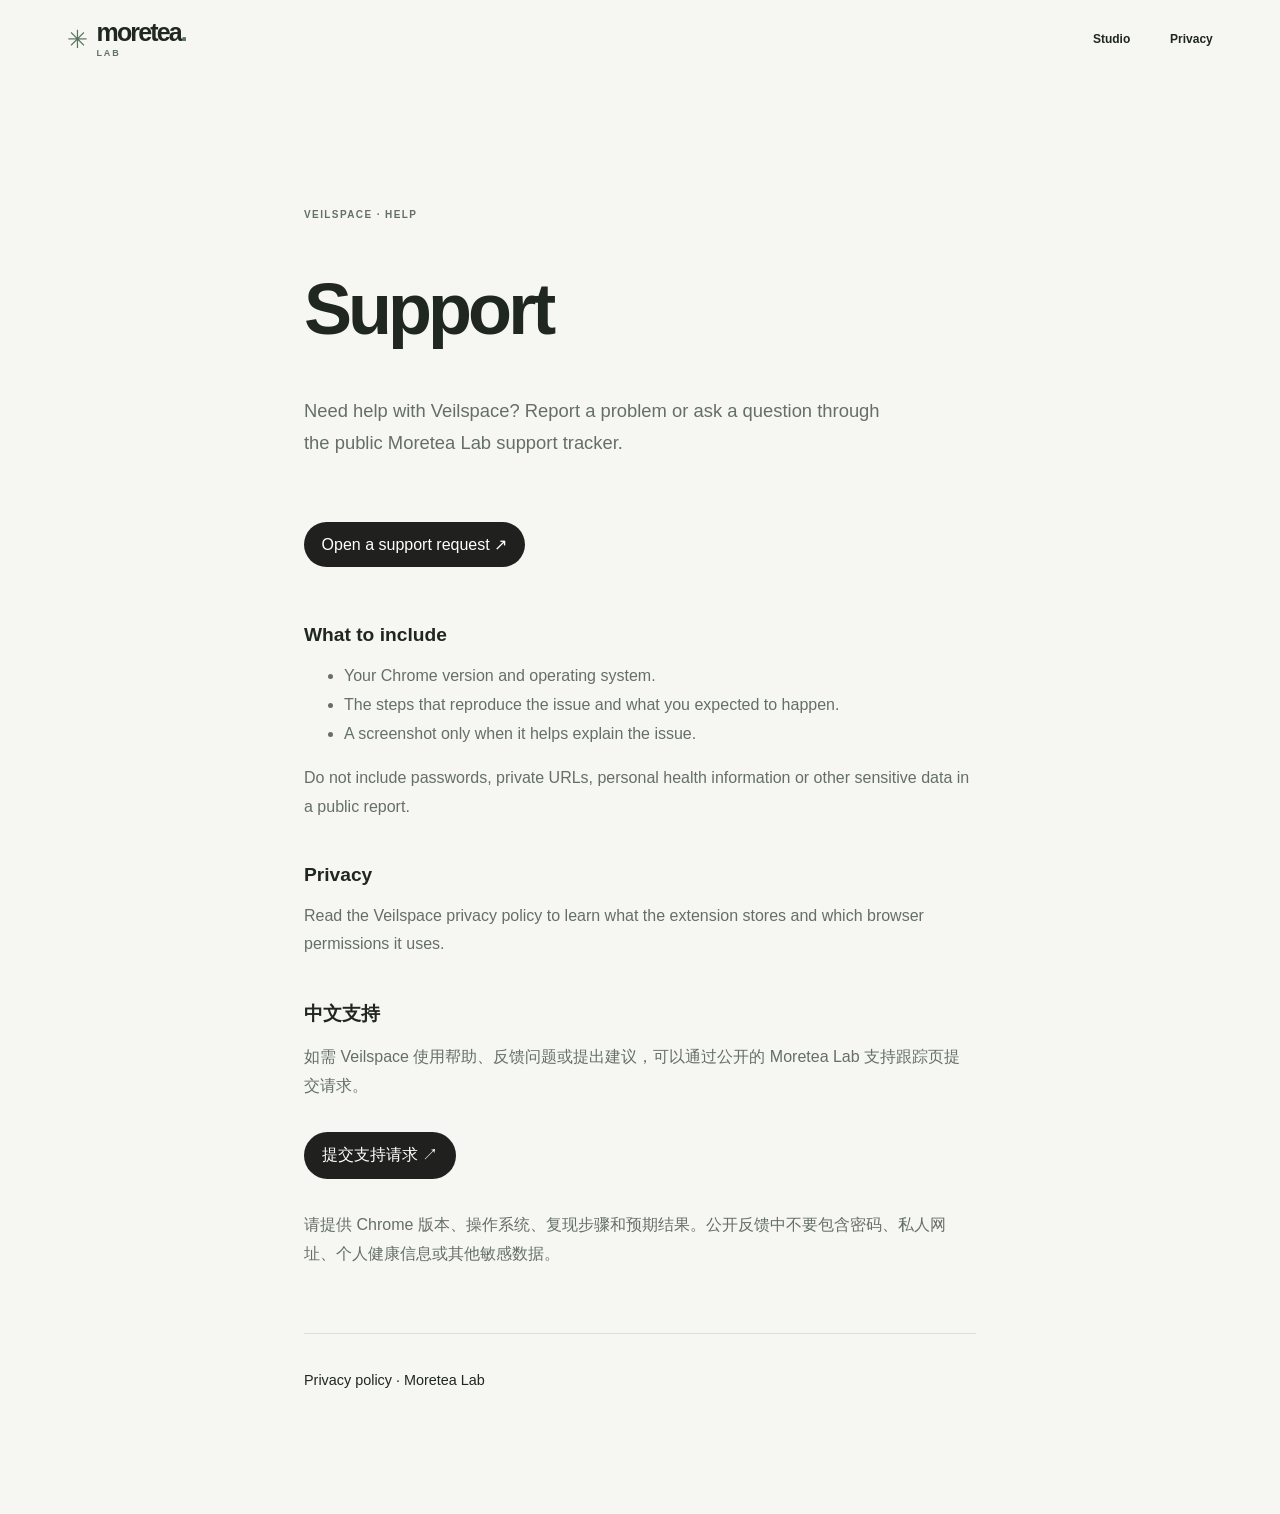
<file: veilspace/support/index.html>
<!doctype html>
<html lang="en"><head><meta charset="utf-8"><meta name="viewport" content="width=device-width,initial-scale=1"><meta name="theme-color" content="#f7f7f3"><title>Veilspace Support — Moretea Lab</title><meta name="description" content="Get help with the Veilspace Chrome extension, review troubleshooting details, or report an issue to the Moretea Lab support tracker."><meta property="og:type" content="website"><meta property="og:title" content="Veilspace Support — Moretea Lab"><meta property="og:description" content="Get help with the Veilspace Chrome extension, review troubleshooting details, or report an issue to the Moretea Lab support tracker."><meta property="og:url" content="https://moretea-lab.tech/veilspace/support/"><meta property="og:image" content="https://moretea-lab.tech/assets/og-studio.png"><link rel="canonical" href="https://moretea-lab.tech/veilspace/support/"><link rel="icon" href="/favicon.svg" type="image/svg+xml"><link rel="stylesheet" href="/styles.css?v=20261118-portfolio"><style>.support{max-width:720px;margin:clamp(4rem,10vw,8rem) auto 7rem;padding:0 24px}.support h1{font-size:clamp(2.6rem,7vw,4.5rem);letter-spacing:-.055em;line-height:1.04}.support .lead{font-size:1.15rem;line-height:1.7;color:var(--muted,#666);max-width:600px;margin:1.5rem 0 3rem}.support h2{font-size:1.2rem;margin:2.6rem 0 .65rem}.support p,.support li{line-height:1.8;color:var(--muted,#555)}.support a{color:inherit;text-underline-offset:4px}.support .action{display:inline-flex;margin:1rem 0;padding:.8rem 1.1rem;border-radius:999px;background:#20211f;color:white;text-decoration:none}.support footer{margin-top:4rem;padding-top:1.5rem;border-top:1px solid #ddd;font-size:.9rem}</style></head>
<body><header class="site-header wrap"><a class="brand" href="/" aria-label="Moretea Lab home"><span class="brand-mark" aria-hidden="true">✳</span><span class="brand-name">moretea<span class="brand-dot">.</span><small>LAB</small></span></a><nav class="site-nav" aria-label="Main navigation"><a href="/">Studio</a><a href="/veilspace/privacy/">Privacy</a></nav></header><main class="support"><p class="eyebrow">VEILSPACE · HELP</p><h1>Support</h1><p class="lead">Need help with Veilspace? Report a problem or ask a question through the public Moretea Lab support tracker.</p><a class="action" href="https://github.com/moretea-labs/studio-site/issues/new?title=Veilspace%20support%20request" rel="noopener">Open a support request ↗</a><h2>What to include</h2><ul><li>Your Chrome version and operating system.</li><li>The steps that reproduce the issue and what you expected to happen.</li><li>A screenshot only when it helps explain the issue.</li></ul><p>Do not include passwords, private URLs, personal health information or other sensitive data in a public report.</p><h2>Privacy</h2><p>Read the <a href="/veilspace/privacy/">Veilspace privacy policy</a> to learn what the extension stores and which browser permissions it uses.</p><section lang="zh-CN"><h2>中文支持</h2><p>如需 Veilspace 使用帮助、反馈问题或提出建议，可以通过公开的 Moretea Lab 支持跟踪页提交请求。</p><a class="action" href="https://github.com/moretea-labs/studio-site/issues/new?title=Veilspace%20support%20request">提交支持请求 ↗</a><p>请提供 Chrome 版本、操作系统、复现步骤和预期结果。公开反馈中不要包含密码、私人网址、个人健康信息或其他敏感数据。</p></section><footer><a href="/veilspace/privacy/">Privacy policy</a> · <a href="/">Moretea Lab</a></footer></main></body></html>
</file>
<file: styles.css>
@charset "UTF-8";
:root {
  --paper: #f6f7f3;
  --ink: #202620;
  --muted: #656f67;
  --line: #dfe6de;
  --avela-ground: #f1f4ef;
  --tempo-ground: #14151b;
  --font-sans: -apple-system, BlinkMacSystemFont, "Segoe UI", "PingFang SC", sans-serif;
}
* { box-sizing: border-box; }
html { scroll-behavior: smooth; }
body {
  margin: 0;
  background: var(--paper);
  color: var(--ink);
  font-family: var(--font-sans);
  -webkit-font-smoothing: antialiased;
}
a { color: inherit; text-decoration: none; }
.eyebrow {
  margin: 0 0 1.4rem;
  color: #647066;
  font-size: 10px;
  font-weight: 700;
  letter-spacing: .14em;
}
a:focus-visible { outline: 2px solid #52745a; outline-offset: 5px; }
.wrap {
  width: 100%;
  max-width: 1440px;
  padding-inline: clamp(20px, 5.2vw, 76px);
  margin-inline: auto;
}
.skip-link {
  position: absolute;
  z-index: 20;
  top: -80px;
  left: 16px;
  display: inline-flex;
  align-items: center;
  min-height: 44px;
  padding: 12px 16px;
  color: white;
  background: var(--ink);
}
.skip-link:focus { top: 12px; }
.site-header {
  min-height: 78px;
  display: flex;
  align-items: center;
  justify-content: space-between;
  position: relative;
  z-index: 5;
}
.brand { display: inline-flex; align-items: center; gap: 9px; min-height: 44px; line-height: 1; }
.brand-mark { color: #5a735d; font-size: 25px; font-weight: 350; }
.brand-name { display: block; font-size: 25px; font-weight: 730; letter-spacing: -.075em; }
.brand-dot, .footer-brand span { color: #59735c; }
.brand-name small {
  display: block;
  margin-top: 4px;
  color: #627164;
  font-size: 9px;
  font-weight: 650;
  letter-spacing: .2em;
}
.site-nav { display: flex; align-items: center; gap: clamp(18px, 2.8vw, 38px); font-size: 12px; font-weight: 570; }
.site-nav a {
  display: inline-flex;
  align-items: center;
  justify-content: center;
  min-width: 44px;
  min-height: 44px;
  transition: color .18s ease;
}
.site-nav a:hover, .footer-inner a:hover { color: #55745a; }
.language-link { border-bottom: 1px solid currentColor; }

.site-footer { border-top: 1px solid var(--line); }
.footer-inner {
  min-height: 86px;
  display: grid;
  grid-template-columns: .8fr 1.2fr auto auto;
  align-items: center;
  gap: 22px;
}
.footer-brand { display: inline-flex; align-items: center; min-height: 44px; font-size: 21px; font-weight: 720; letter-spacing: -.065em; }
.footer-inner p, .footer-inner small { margin: 0; color: #656f67; font-size: 11px; }
.footer-inner nav { display: flex; align-items: center; gap: 18px; }
.footer-inner nav a {
  display: inline-flex;
  align-items: center;
  justify-content: center;
  min-width: 44px;
  min-height: 44px;
  color: #67736a;
  font-size: 12px;
  white-space: nowrap;
}

.policy footer a, .support footer a {
  display: inline-flex;
  align-items: center;
  justify-content: center;
  min-width: 44px;
  min-height: 44px;
}

/* Product portfolio: editorial introduction and featured product stages. */
.index-intro { padding-top: clamp(40px, 6.5vw, 90px); padding-bottom: 36px; }
.section-label, .intro-year, .section-bar, .stage-number, .work-meta, .work-art-index, .art-caption, .portfolio-note {
  font-size: 11px; font-weight: 680; letter-spacing: .11em;
}
.section-label { margin: 0; color: #617166; }
.intro-top { display: flex; justify-content: space-between; gap: 20px; }
.intro-year { margin: 0; color: #656f67; }
.intro-body { display: flex; align-items: end; justify-content: space-between; gap: 50px; margin: 26px 0 18px; }
.index-intro h1 { max-width: 930px; margin: 0; font-size: clamp(43px, 5.2vw, 72px); line-height: 1.09; font-weight: 620; letter-spacing: -.072em; }
.index-intro h1 span { display: block; color: #6c8272; }
.intro-body > p { flex: 0 0 240px; max-width: 240px; margin: 0 0 5px; color: #65736a; font-size: 14px; line-height: 1.9; }
.intro-scroll { display: inline-flex; align-items: center; gap: 26px; min-height: 44px; color: #536d59; font-size: 12px; font-weight: 650; }
.intro-scroll span { font-size: 21px; font-weight: 400; }

.featured { padding-bottom: 60px; }
.section-bar { display: flex; justify-content: space-between; align-items: center; padding: 8px 0 16px; color: #656f68; border-top: 1px solid var(--line); }
.product-stage { position: relative; display: grid; grid-template-columns: 43% 57%; min-height: 540px; margin: 0 0 24px; overflow: hidden; border-radius: 22px; }
.product-avela { --stage-muted: #596b5e; --stage-ink: #18291f; --stage-cta: #2c543a; background: #e6eee5; color: var(--stage-ink); }
.product-tempo { --stage-muted: #b5b1bf; --stage-ink: #f4f2f8; --stage-cta: #e7ddff; background: #16151e; color: var(--stage-ink); }
.product-forge { --stage-muted: #686361; --stage-ink: #282321; --stage-cta: #302724; background: #eee6e1; color: var(--stage-ink); }
.stage-copy { z-index: 2; display: flex; flex-direction: column; align-items: flex-start; justify-content: center; min-width: 0; padding: clamp(30px, 4.3vw, 66px) clamp(28px, 4.2vw, 64px); }
.stage-number { margin: 0 0 32px; }
.stage-number span { margin-left: 10px; color: var(--stage-muted); font-weight: 560; letter-spacing: .06em; }
.stage-identity { display: flex; align-items: center; gap: 14px; min-height: 64px; font-size: clamp(31px, 3vw, 43px); font-weight: 670; letter-spacing: -.067em; }
.stage-identity .app-icon { width: 64px; height: 64px; flex: none; display: block; object-fit: cover; border-radius: 16px; }
.stage-identity small { font-size: .44em; font-weight: 550; letter-spacing: -.03em; }
.stage-identity-text { font-size: clamp(45px, 5vw, 72px); line-height: 1; }
.forge-period { color: #c16452; }
.stage-copy h2 { margin: 26px 0 0; font-size: clamp(32px, 3.4vw, 49px); line-height: 1.14; font-weight: 610; letter-spacing: -.07em; }
.stage-description { max-width: 350px; margin: 15px 0 0; color: var(--stage-muted); font-size: 14px; line-height: 1.85; }
.stage-actions { display: flex; flex-wrap: wrap; align-items: center; gap: 13px 18px; margin-top: 32px; }
.product-link { display: inline-flex; justify-content: center; align-items: center; gap: 16px; min-width: 44px; min-height: 44px; padding: 0 19px; border-radius: 100px; font-size: 12px; font-weight: 660; white-space: nowrap; transition: transform .2s ease, opacity .2s ease; }
.product-link-primary { background: var(--stage-cta); color: #fff; }
.product-tempo .product-link-primary { color: #17131e; }
.product-link-secondary { padding-inline: 2px; color: var(--stage-muted); }
.product-link span { font-size: 17px; }
.product-link:hover { transform: translateY(-2px); }
.stage-art { position: relative; min-width: 0; min-height: 520px; isolation: isolate; overflow: hidden; }
.art-plane { position: absolute; z-index: -1; inset: 16% -8% -16% 13%; border-radius: 42% 0 0 0; background: #d6e4d5; }
.product-tempo .art-plane { background: #252332; inset: 13% 3% -15% -9%; border-radius: 0 42% 0 0; }
.stage-device { position: absolute; margin: 0; overflow: hidden; border: 5px solid #191d1b; border-radius: 37px; background: #111; box-shadow: 0 19px 28px rgba(19, 32, 21, .13); transition: transform .35s cubic-bezier(.2, .7, .2, 1); }
.stage-device img { display: block; width: 100%; height: auto; object-fit: cover; }
.stage-device-back { z-index: 1; width: clamp(172px, 17vw, 228px); left: 15%; bottom: -60px; transform: rotate(-7deg); }
.stage-device-front { z-index: 2; width: clamp(198px, 20vw, 265px); left: 45%; bottom: -48px; }
.product-tempo .stage-art { grid-column: 1; grid-row: 1; }
.product-tempo .stage-copy { grid-column: 2; grid-row: 1; }
.product-tempo .stage-device { border-color: #24222d; box-shadow: 0 20px 38px rgba(0, 0, 0, .25); }
.product-tempo .stage-device-back { left: 12%; transform: rotate(6deg); }
.product-tempo .stage-device-front { left: 44%; }
.art-caption { position: absolute; right: 28px; bottom: 20px; color: rgba(59, 89, 63, .42); font-size: 10px; }
.product-tempo .art-caption { right: auto; left: 26px; color: rgba(226, 212, 244, .42); }
.product-forge { min-height: 470px; grid-template-columns: 51% 49%; }
.product-forge .stage-copy { padding-block: 54px; }
.forge-art { display: flex; flex-direction: column; justify-content: space-between; min-height: 470px; margin: 24px 24px 24px 0; padding: 23px 26px; color: #f2eae6; background: #292829; border-radius: 12px; overflow: hidden; }
.forge-art-top, .forge-art-bottom { display: flex; align-items: center; justify-content: space-between; gap: 12px; color: #a8a5a3; font-size: 10px; font-weight: 630; letter-spacing: .12em; }
.forge-art-main { align-self: center; margin: auto 0; font-size: clamp(90px, 13vw, 195px); letter-spacing: -.12em; font-weight: 710; line-height: 1; }
.forge-art-main span { color: #c98775; }
.forge-art-bottom span:last-child { font-size: 27px; line-height: 1; }

.work-index { padding-top: 24px; padding-bottom: 88px; }
.work-heading { display: flex; align-items: end; justify-content: space-between; gap: 50px; margin-bottom: 36px; }
.work-heading h2 { margin: 20px 0 0; font-size: clamp(36px, 4.5vw, 60px); font-weight: 610; letter-spacing: -.071em; line-height: 1.15; }
.work-heading h2 em { font-style: normal; color: #758b7b; }
.work-heading > p { flex: 0 0 290px; max-width: 290px; margin: 0 0 4px; color: #656f68; font-size: 13px; line-height: 1.95; }
.work-grid { display: grid; grid-template-columns: repeat(3, minmax(0, 1fr)); column-gap: 26px; row-gap: 48px; }
.work-card { min-width: 0; }
.work-art { position: relative; display: flex; align-items: center; justify-content: center; height: 200px; margin-bottom: 18px; overflow: hidden; border-radius: 13px; }
.work-art-index { position: absolute; top: 16px; left: 18px; font-size: 9px; opacity: .66; }
.work-art-title { display: block; max-width: 100%; padding: 0 8px; font-size: clamp(42px, 4vw, 64px); font-weight: 675; letter-spacing: -.075em; line-height: 1; white-space: nowrap; }
.work-art-corner { position: absolute; right: 18px; bottom: 15px; font-size: 25px; font-weight: 400; opacity: .5; }
.work-leafspan .work-art { color: #304b42; background: #d9e4dc; }
.work-veilspace .work-art { color: #f5f2fa; background: #6b7286; }
.work-translatedesk .work-art { color: #283e58; background: #d9e4ec; }
.work-translatedesk .work-art-title { font-size: clamp(29px, 3.05vw, 48px); }
.work-agentmail .work-art { color: #e9f1fd; background: #3b587e; }
.work-tinymoments .work-art { color: #7d4748; background: #f2dfd5; }
.work-tinymoments .work-art-title { font-size: clamp(35px, 3.6vw, 55px); }
.work-shenbaobao .work-art { color: #537264; background: #e9e6d9; }
.work-meta { display: flex; gap: 12px; align-items: center; justify-content: space-between; margin: 0 0 9px; color: #666f68; font-size: 9px; letter-spacing: .09em; }
.work-meta span:last-child { color: #5b7262; }
.work-card h3 { margin: 0; font-size: 25px; letter-spacing: -.045em; font-weight: 630; }
.work-card p { max-width: 340px; min-height: 42px; margin: 8px 0 10px; color: #656f67; font-size: 13px; line-height: 1.7; }
.work-link { display: inline-flex; align-items: center; gap: 10px; min-height: 44px; color: #41674a; font-size: 12px; font-weight: 680; }
.work-link span { font-size: 16px; transition: transform .2s ease; }
.work-link:hover span { transform: translate(2px, -2px); }
.portfolio-note { margin: 49px 0 0; padding-top: 19px; color: #656f67; border-top: 1px solid var(--line); font-size: 10px; letter-spacing: .03em; line-height: 1.8; }
.portfolio-note span { margin-right: 8px; color: #5c7562; font-size: 22px; font-weight: 650; letter-spacing: -.05em; }
@media (hover: hover) {
  .product-stage:hover .stage-device-front { transform: translateY(-5px); }
  .product-stage:hover .stage-device-back { transform: translateY(-3px) rotate(-7deg); }
  .product-tempo:hover .stage-device-back { transform: translateY(-3px) rotate(6deg); }
}
@media (max-width: 1100px) {
  .product-stage { grid-template-columns: 47% 53%; }
  .stage-copy { padding-inline: 34px; }
  .stage-art { min-height: 490px; }
  .stage-device-back { left: 8%; }
  .stage-device-front { left: 43%; }
  .product-forge { grid-template-columns: 49% 51%; }
  .work-art { height: 180px; }
}
@media (max-width: 760px) {
  .site-header { min-height: 70px; }
  .site-nav { gap: 14px; }
  .nav-secondary { display: none !important; }
  .index-intro { padding-top: 46px; padding-bottom: 26px; }
  .intro-year { display: none; }
  .intro-body { display: block; margin: 18px 0 10px; }
  .index-intro h1 { font-size: clamp(37px, 8vw, 53px); }
  .intro-body > p { max-width: 350px; margin-top: 14px; font-size: 13px; }
  .product-stage { grid-template-columns: 1fr; min-height: 0; margin-bottom: 16px; border-radius: 18px; }
  .stage-copy { grid-row: 1; grid-column: 1; padding: 28px 26px 0; }
  .stage-number { margin-bottom: 20px; }
  .stage-identity { font-size: 34px; }
  .stage-identity .app-icon { width: 54px; height: 54px; border-radius: 14px; }
  .stage-copy h2 { margin-top: 20px; font-size: clamp(31px, 7vw, 43px); }
  .stage-description { margin-top: 12px; max-width: 400px; }
  .stage-actions { margin-top: 23px; }
  .stage-art { min-height: 340px; grid-column: 1; grid-row: 2; }
  .stage-device-back { width: clamp(135px, 33vw, 180px); left: 16%; bottom: -84px; }
  .stage-device-front { width: clamp(160px, 40vw, 211px); left: 46%; bottom: -65px; }
  .product-tempo .stage-copy { grid-column: 1; grid-row: 1; }
  .product-tempo .stage-art { grid-column: 1; grid-row: 2; }
  .product-tempo .stage-device-back { left: 16%; }
  .product-tempo .stage-device-front { left: 46%; }
  .product-forge { grid-template-columns: 1fr; }
  .product-forge .stage-copy { padding-block: 32px 12px; }
  .forge-art { grid-column: 1; grid-row: 2; margin: 18px 20px 20px; min-height: 260px; padding: 18px; }
  .forge-art-main { font-size: clamp(92px, 20vw, 165px); }
  .work-heading { display: block; }
  .work-heading > p { margin-top: 20px; max-width: 430px; }
  .work-grid { grid-template-columns: repeat(2, minmax(0, 1fr)); gap: 28px 16px; }
  .work-art { height: 145px; }
  .work-art-title { font-size: clamp(27px, 4.4vw, 45px); }
  .work-translatedesk .work-art-title { font-size: clamp(21px, 3.3vw, 31px); }
  .work-tinymoments .work-art-title { font-size: clamp(23px, 3.9vw, 39px); }
  .work-art-index { top: 10px; left: 11px; font-size: 8px; }
  .work-art-corner { right: 12px; bottom: 9px; font-size: 19px; }
  .work-card h3 { font-size: 22px; }
  .work-index { padding-bottom: 50px; }
  .footer-inner { min-height: 0; grid-template-columns: 1fr auto; gap: 14px; padding-block: 24px 27px; }
  .footer-inner p { grid-column: 1 / -1; grid-row: 2; }
  .footer-inner nav { grid-column: 1 / -1; grid-row: 3; flex-wrap: wrap; gap: 15px; }
  .footer-inner small { grid-column: 2; grid-row: 1; text-align: right; }
}
@media (max-width: 480px) {
  .wrap { padding-inline: 18px; }
  .site-header { min-height: 66px; }
  .brand-name { font-size: 23px; }
  .site-nav a { font-size: 11px; }
  .section-label, .section-bar, .stage-number { font-size: 9px; }
  .index-intro h1 { font-size: clamp(32px, 8.4vw, 40px); }
  .stage-copy { padding: 24px 20px 0; }
  .stage-identity { font-size: 29px; }
  .stage-copy h2 { font-size: 31px; }
  .stage-description { font-size: 13px; }
  .stage-art { min-height: 290px; }
  .stage-device-back { width: clamp(125px, 33vw, 158px); left: 13%; bottom: -84px; }
  .stage-device-front { width: clamp(145px, 40vw, 185px); left: 45%; bottom: -65px; }
  .forge-art { min-height: 235px; }
  .forge-art-main { font-size: clamp(78px, 20vw, 110px); }
  .work-heading h2 { font-size: 34px; }
  .work-grid { grid-template-columns: 1fr; row-gap: 29px; }
  .work-art { height: 178px; }
  .work-art-title { font-size: clamp(45px, 12vw, 60px); }
  .work-translatedesk .work-art-title { font-size: clamp(30px, 8vw, 42px); }
  .work-tinymoments .work-art-title { font-size: clamp(35px, 10vw, 48px); }
}
@media (prefers-reduced-motion: reduce) {
  html { scroll-behavior: auto; }
  *, *::before, *::after { scroll-behavior: auto !important; animation: none !important; transition: none !important; }
}
</file>
